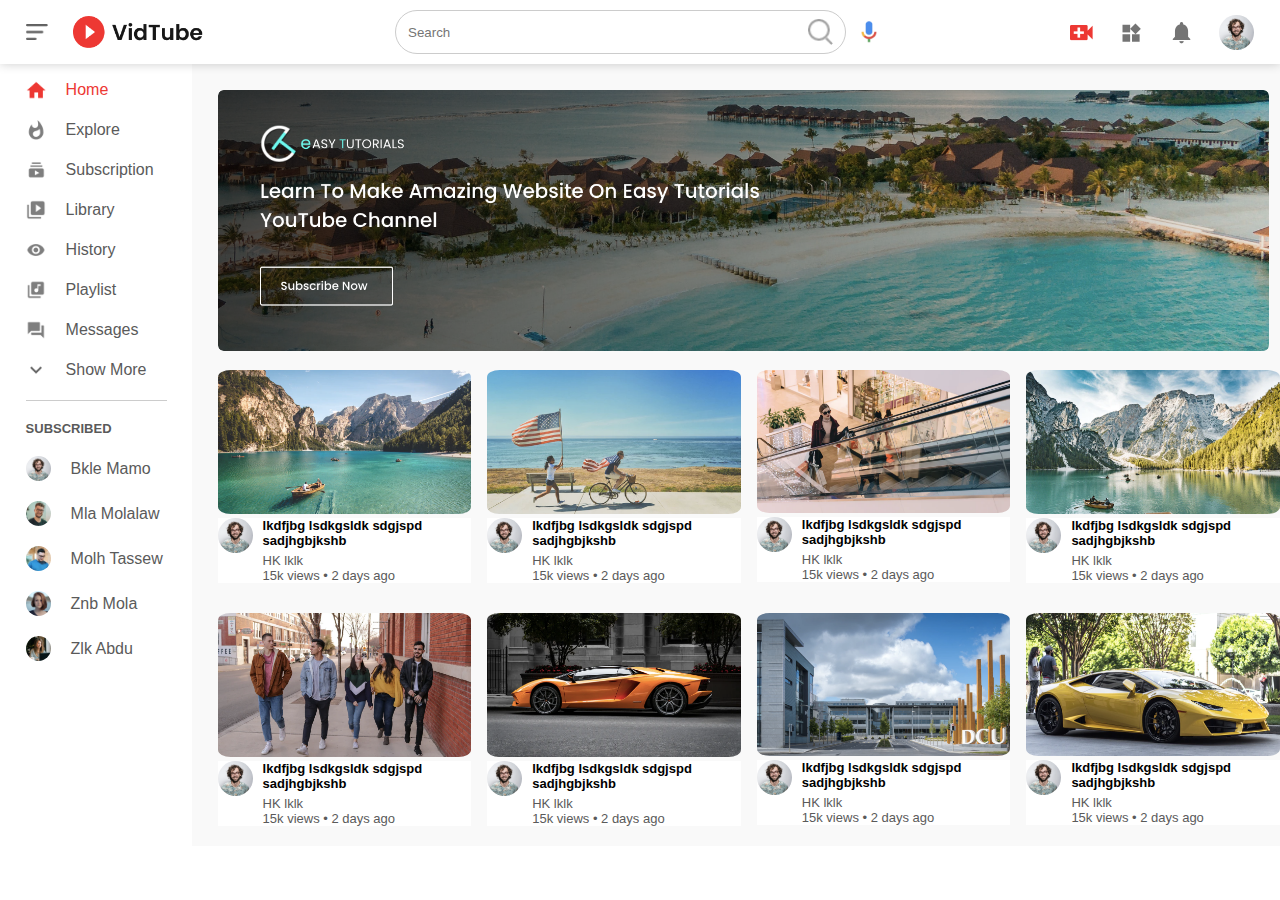
<file: index.html>
<!DOCTYPE html>
<html lang="en">
<head>
	<meta charset="UTF-8">
	<meta name="viewport" content="width=device-width, initial-scale=1.0">
	<link rel="stylesheet" href="style.css">
	<title>Videoly</title>
</head>
<body>
	<nav class="flex-div">
		<div class="nav-left flex-div">
			<img src="images/menu.png" class="menu-icon">
			<img src="images/logo.png" class="logo">
		</div>
		<div class="nav-middle flex-div">
			<div class="searchbox flex-div">
				<input type="text" placeholder="Search">
				<img src="images/search.png" class="search-icon">
			</div>
			<img src="images/voice-search.png" class="search-mic">
		</div>
		<div class="nav-right flex-div">
			<img src="images/upload.png" alt="">
			<img src="images/more.png" alt="">
			<img src="images/notification.png" alt="">
			<img src="images/Jack.png" class="user-icon">
		</div>
	</nav>
	<div class="sidebar">
		<div class="shortcut-links">
			<a href=""><img src="images/home.png"><p>Home</p></a>
			<a href=""><img src="images/explore.png"><p>Explore</p></a>
			<a href=""><img src="images/subscriprion.png"><p>Subscription</p></a>
			<a href=""><img src="images/library.png"><p>Library</p></a>
			<a href=""><img src="images/history.png"><p>History</p></a>
			<a href=""><img src="images/playlist.png"><p>Playlist</p></a>
			<a href=""><img src="images/messages.png"><p>Messages</p></a>
			<a href=""><img src="images/show-more.png"><p>Show More</p></a>
			<hr>
		</div>
		<div class="subscribed-list">
			<h3>SUBSCRIBED</h3>
			<a href=""><img src="images/Jack.png"><p>Bkle Mamo</p></a>
			<a href=""><img src="images/simon.png"><p>Mla Molalaw</p></a>
			<a href=""><img src="images/tom.png"><p>Molh Tassew</p></a>
			<a href=""><img src="images/megan.png"><p>Znb Mola</p></a>
			<a href=""><img src="images/cameron.png"><p>Zlk Abdu</p></a>
		</div>
	</div>
	<div class="container">
		<div class="banner">
			<img src="images/banner.png">
		</div>
		<div class="list-container">
			<div class="vid-list">
				<a href="./play-vid.html"><img src="images/thumbnail1.png" class="thumbnail"></a>
				<div class="flex-div">
					<img src="images/Jack.png">
					<div class="vid-info">
						<a href="./play-vid.html">lkdfjbg lsdkgsldk sdgjspd sadjhgbjkshb</a>
						<p>HK lklk</p>
						<p>15k views &bull; 2 days ago</p>
					</div>
				</div>
			</div>
			<div class="vid-list">
				<a href=""><img src="images/thumbnail2.png" class="thumbnail"></a>
				<div class="flex-div">
					<img src="images/Jack.png">
					<div class="vid-info">
						<a href="">lkdfjbg lsdkgsldk sdgjspd sadjhgbjkshb</a>
						<p>HK lklk</p>
						<p>15k views &bull; 2 days ago</p>
					</div>
				</div>
			</div>
			<div class="vid-list">
				<a href=""><img src="images/thumbnail3.png" class="thumbnail"></a>
				<div class="flex-div">
					<img src="images/Jack.png">
					<div class="vid-info">
						<a href="">lkdfjbg lsdkgsldk sdgjspd sadjhgbjkshb</a>
						<p>HK lklk</p>
						<p>15k views &bull; 2 days ago</p>
					</div>
				</div>
			</div>
			<div class="vid-list">
				<a href=""><img src="images/thumbnail4.png" class="thumbnail"></a>
				<div class="flex-div">
					<img src="images/Jack.png">
					<div class="vid-info">
						<a href="">lkdfjbg lsdkgsldk sdgjspd sadjhgbjkshb</a>
						<p>HK lklk</p>
						<p>15k views &bull; 2 days ago</p>
					</div>
				</div>
			</div>
			<div class="vid-list">
				<a href=""><img src="images/thumbnail5.png" class="thumbnail"></a>
				<div class="flex-div">
					<img src="images/Jack.png">
					<div class="vid-info">
						<a href="">lkdfjbg lsdkgsldk sdgjspd sadjhgbjkshb</a>
						<p>HK lklk</p>
						<p>15k views &bull; 2 days ago</p>
					</div>
				</div>
			</div>
			<div class="vid-list">
				<a href=""><img src="images/thumbnail6.png" class="thumbnail"></a>
				<div class="flex-div">
					<img src="images/Jack.png">
					<div class="vid-info">
						<a href="">lkdfjbg lsdkgsldk sdgjspd sadjhgbjkshb</a>
						<p>HK lklk</p>
						<p>15k views &bull; 2 days ago</p>
					</div>
				</div>
			</div>
			<div class="vid-list">
				<a href=""><img src="images/thumbnail7.png" class="thumbnail"></a>
				<div class="flex-div">
					<img src="images/Jack.png">
					<div class="vid-info">
						<a href="">lkdfjbg lsdkgsldk sdgjspd sadjhgbjkshb</a>
						<p>HK lklk</p>
						<p>15k views &bull; 2 days ago</p>
					</div>
				</div>
			</div>
			<div class="vid-list">
				<a href=""><img src="images/thumbnail8.png" class="thumbnail"></a>
				<div class="flex-div">
					<img src="images/Jack.png">
					<div class="vid-info">
						<a href="">lkdfjbg lsdkgsldk sdgjspd sadjhgbjkshb</a>
						<p>HK lklk</p>
						<p>15k views &bull; 2 days ago</p>
					</div>
				</div>
			</div>
		</div>
	</div>

</body>
<script src="script.js">

</script>
</html>
</file>
<file: style.css>
* {
	margin: 0;
	padding: 0;
	box-sizing: border-box;
	font-family: 'poppins', sans-serif;
}

a {
	text-decoration: none;
	color: #5a5a5a;
}

img {
	cursor: pointer;
}

.flex-div {
	display: flex;
	align-items: center;
	background: #fff;
}

nav {
	padding: 10px 2%;
	justify-content: space-between;
	box-shadow: 0 0 10px rgba(0, 0, 0, 0.2);
	position: sticky;
	top: 0;
	z-index: 10;
}
.nav-left .menu-icon {
	width: 22px;
	margin-right: 25px;
}
.nav-left .logo {
	width: 130px;
	margin-top: 0px;
}
.nav-middle .search-mic {
	width: 16px;
}
.nav-middle .searchbox{
	padding: 8px 12px;
	border-radius: 25px;
	margin-right: 15px;
	border: 1px solid #ccc;
}
.nav-middle .searchbox input {
	background: transparent;
	outline: 0;
	border: 0;
	width: 400px;
}
.nav-middle .searchbox .search-icon {
	width: 25px;
}
.nav-right .user-icon {
	width: 35px;
	border-radius: 50%;
	margin-right: 0;
}
.nav-right img{
	width: 25px;
	margin-right: 25px;
}

.sidebar {
	width: 15%;
	height: 100vh;
	overflow: hidden;
	/* outline: auto; */
	background: #fff;
	padding-left: 2%;
	padding-top: 80px;
	position: fixed;
	top: 0;
}
.sidebar:hover {
	overflow: auto;
}
.small-sidebar {
	width: 5%;
}
.small-sidebar a p {
	display: none;
}
.small-sidebar h3 {
	display: none;
}
.small-sidebar hr {
	width: 50%;
	margin-bottom: 25px;
}

.shortcut-links a{
	display: flex;
	align-items: center;
	margin-bottom: 20px;
	width: fit-content;
	flex-wrap: wrap;
}
.shortcut-links a:first-child {
	color: #ed3833;
}
.shortcut-links a img {
	width: 20px;
	margin-right: 20px;
}
.sidebar .shortcut-links hr {
	border: 0;
	height: 1px;
	background: #ccc;
	width: 85%;
}
.sidebar .subscribed-list h3{
	font-size: 13px;
	margin: 20px 0;
	color: #5a5a5a;
}
.sidebar .subscribed-list a {
	display: flex;
	align-items: center;
	margin-bottom: 20px;
	width: fit-content;
	flex-wrap: wrap;
}
.sidebar .subscribed-list a img {
	width: 25px;
	border-radius: 50%;
	margin-right: 20px;
}


.container {
	padding-left: 17%;
	background: #f9f9f9;
	padding-top: 2%;
	padding-bottom: 20px;
}

.large-container {
	padding-left: 7%;
}

.banner {
	width: 100%;
}
.banner img {
	width: 99%;
	border-radius: 5px;
}

.list-container {
	display: grid;
	grid-template-columns: repeat(auto-fit, minmax(250px, 1fr));
	grid-column-gap: 16px;
	grid-row-gap: 30px;
	margin-top: 15px;
}

.vid-list .thumbnail {
	width: 100%;
	border-radius: 5%;
}
.vid-list .flex-div {
	align-items: flex-start;
}
.vid-list .flex-div  img {
	width: 35px;
	margin-right: 10px;
	border-radius: 50%;
}

.vid-info {
	color: #5a5a5a;
	font-size: 13px;
}
.vid-info a{
	color: #000;
	font-weight: 600;
	display: block;
	margin-bottom: 5px;
}

.play-container {
	padding-left: 2%;
}

.row {
	display: flex;
	flex-wrap: wrap;
	justify-content: space-between;
}

.play-video {
	flex-basis: 69%;
}
.play-video video {
	width: 100%;
}

.right-sidebar {
	flex-basis: 30%;
}

.side-vid-list {
	display: flex;
	justify-content: space-between;
	margin-bottom: 8px;
}

.side-vid-list img {
	width: 100%;
}
.side-vid-list .small-thumbnail {
	flex-basis: 49%;
}
.side-vid-list .vid-info {
	flex-basis: 49%;
}

.play-video .tags a{
	color: #0000ff;
	font-size: 13px;
}
.play-video h3{
	font-weight: 600;
	font-size: 22px;
}
.play-video .play-vid-info{
	display: flex;
	align-items: center;
	justify-content: space-between;
	flex-wrap: wrap;
	margin-top: 10px;
	font-size: 14px;
	color: #5a5a5a;
}
.play-video .play-vid-info a img {
	width: 20px;
	margin-right: 8px;
}
.play-video .play-vid-info a {
	display: inline-flex;
	align-items: center;
	margin-left: 15px;
}
.play-video hr {
	border: 0;
	height: 1px;
	background: #ccc;
	margin: 10px 0;
}

.publisher {
	display: flex;
	align-items: center;
	margin-top: 20px;
}
.publisher div {
	flex: 1;
	line-height: 18px;
}
.publisher div p {
	color:#000;
	font-weight: 600;
	font-size: 18px;
}
.publisher img {
	width: 40px;
	border-radius: 50%;
	margin-right: 15px;
}
.publisher div span {
	font-size: 13px;
	color: #5a5a5a;
}
.publisher button {
	background: red;
	color: #fff;
	padding: 8px 30px;
	border: 0;
	outline: 0;
	border-radius: 4px;
	cursor: pointer;
}

.vid-description{
	padding-left: 55px; 
	margin: 15px 0;
}
.vid-description p {
	font-size: 14px;
	margin-bottom: 5px;
	color: #5a5a5a;
}
.vid-description h4 {
	font-size: 14px;
	color: #5a5a5a;
	margin-top: 15px;
}

.add-comment {
	display: flex;
	align-items: center;
	margin: 30px 0;
}
.add-comment img {
	width: 35px;
	border-radius: 50%;
	margin-right: 15px;
}
.add-comment input {
	border: 0;
	outline: 0;
	border-bottom: 1px solid #ccc;
	width: 100%;
	padding-top: 10px;
	background: transparent;
}

.old-comment {
	display: flex;
	align-items: center;
	margin: 20px 0;
}
.old-comment img {
	width: 35px;
	border-radius: 50%;
	margin-right: 15px;
}
.old-comment h3 {
	font-size: 14px;
	margin-bottom: 2px;
}
.old-comment h3 span{
	font-size: 12px;
	color: #5a5a5a;
	font-weight: 500;
	margin-left: 8px;
}
.old-coment .comment-action {
	display: flex;
	align-items: center;
	margin: 8px 0;
	font-size: 14px;
}
.old-comment .comment-action img {
	border-radius: 0;
	width: 20px;
	margin-right: 5px;
}
.old-comment .comment-action span{
	margin-right: 20px;
	color: #5a5a5a;
}
.old-comment .comment-action a{
	color: #0000ff;
}


@media(max-width: 900px) {
	.sidebar {
		display: none;
	}
	.menu-icon, .banner {
		display: none;
	}
	.container .large-container {
		padding-left: 5%;
		padding-right: 5%;
	}

	.nav-middle .searchbox input {
		width: 100px;
	}
	.search-mic {
		display: none;
	}
	.nav-right > *:not(:last-child) {
		display: none;
	}

	.nav-right img:last-child{
		width: 30px;
		display: block;
	}
	.nav-left .logo {
		width: 90px;
	}
	.play-video{
		flex-basis: 100%;
	}
	.right-sidebar{
		flex-basis: 100%;
	}
	.play-container {
		padding-left: 5%;
	}
	.vid-description {
		padding-left: 0;
	}
	.play-video .play-vid-info a {
		margin-left: 0;
		margin-right: 15px;
		margin-top: 35px;
	}
}
</file>
